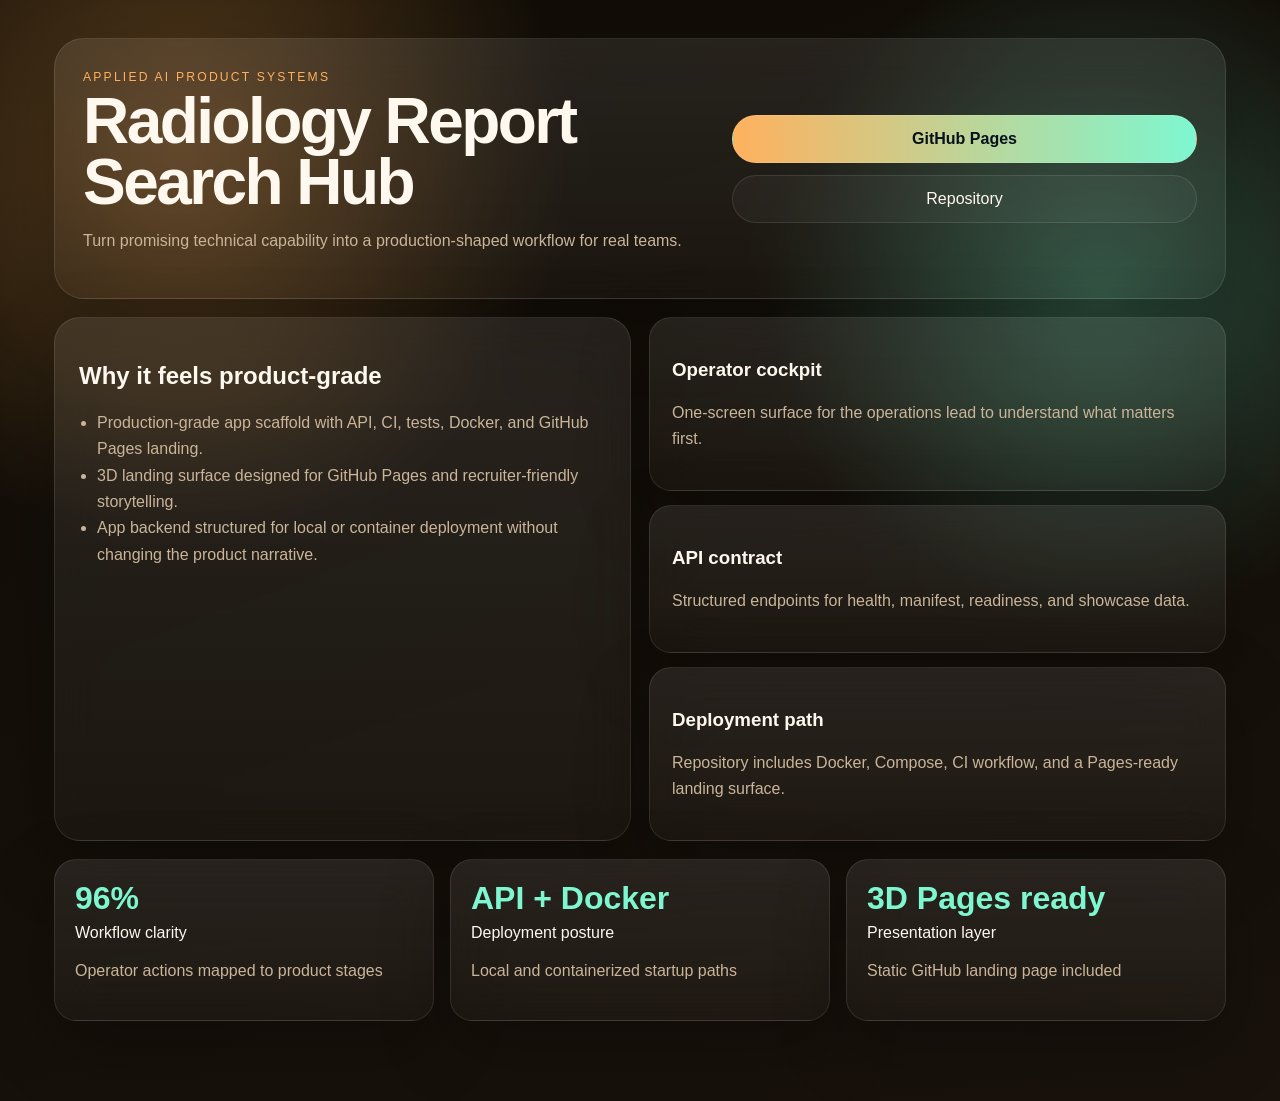
<file: docs/index.html>
<!DOCTYPE html>
<html lang="en">
<head>
  <meta charset="UTF-8" />
  <meta name="viewport" content="width=device-width, initial-scale=1.0" />
  <title>Radiology Report Search Hub Landing</title>
  <link rel="stylesheet" href="landing.css" />
</head>
<body>
  <div class="scene" id="scene">
    <div class="backdrop"></div>
    <main class="deck">
      <section class="hero-card glass">
        <div>
          <span class="eyebrow">Applied AI product systems</span>
          <h1>Radiology Report Search Hub</h1>
          <p>Turn promising technical capability into a production-shaped workflow for real teams.</p>
        </div>
        <nav class="cta-stack">
          <a class="cta primary" href="https://r-behera.github.io/milvus-vector-search-operations/">GitHub Pages</a>
          <a class="cta" href="https://github.com/R-behera/milvus-vector-search-operations">Repository</a>
        </nav>
      </section>
      <section class="orbit-grid">
        <div class="glass panel large">
          <h2>Why it feels product-grade</h2>
          <ul><li>Production-grade app scaffold with API, CI, tests, Docker, and GitHub Pages landing.</li><li>3D landing surface designed for GitHub Pages and recruiter-friendly storytelling.</li><li>App backend structured for local or container deployment without changing the product narrative.</li></ul>
        </div>
        <div id="cards" class="card-stack"></div>
      </section>
      <section class="metrics-row" id="metrics"></section>
    </main>
  </div>
  <script>window.PROJECT_MANIFEST = {"slug": "milvus-vector-search-operations", "title": "Radiology Report Search Hub", "summary": "![Demo Screenshot](demo/screenshot.png)", "domain": "Applied AI product systems", "audience": "operations lead", "promise": "Turn promising technical capability into a production-shaped workflow for real teams.", "hero": ["Production-grade app scaffold with API, CI, tests, Docker, and GitHub Pages landing.", "3D landing surface designed for GitHub Pages and recruiter-friendly storytelling.", "App backend structured for local or container deployment without changing the product narrative."], "kpis": [{"label": "Workflow clarity", "value": "96%", "note": "Operator actions mapped to product stages"}, {"label": "Deployment posture", "value": "API + Docker", "note": "Local and containerized startup paths"}, {"label": "Presentation layer", "value": "3D Pages ready", "note": "Static GitHub landing page included"}], "stages": ["ingest", "validate", "analyze", "decide", "monitor"], "cards": [{"title": "Operator cockpit", "body": "One-screen surface for the operations lead to understand what matters first."}, {"title": "API contract", "body": "Structured endpoints for health, manifest, readiness, and showcase data."}, {"title": "Deployment path", "body": "Repository includes Docker, Compose, CI workflow, and a Pages-ready landing surface."}], "scene": "neural-ribbon", "theme": {"bg": "#0f0c07", "surface": "#1f1811", "ink": "#fff8ef", "muted": "#cab59a", "accent": "#ffb15e", "accent2": "#7ef7d0"}, "pages_url": "https://r-behera.github.io/milvus-vector-search-operations/", "api_examples": {"health": {"status": "ok", "project": "milvus-vector-search-operations"}, "readiness": {"api": "ready", "landing_page": "docs/index.html", "container": "Dockerfile present"}, "signals": [{"name": "Decision coverage", "status": "strong", "detail": "App and landing narrative aligned"}, {"name": "Operator context", "status": "strong", "detail": "Primary user anchored as operations lead"}, {"name": "Delivery path", "status": "ready", "detail": "Pages + containerized app scaffold generated"}]}};</script>
  <script src="landing.js"></script>
</body>
</html>
</file>
<file: docs/landing.css>
:root{--bg:#0f0c07;--surface:#1f1811;--ink:#fff8ef;--muted:#cab59a;--accent:#ffb15e;--accent2:#7ef7d0;--rx:0deg;--ry:0deg;}*{box-sizing:border-box}html,body{margin:0;min-height:100%;font-family:Inter,Segoe UI,sans-serif;background:var(--bg);color:var(--ink)}.scene{min-height:100vh;overflow:hidden;position:relative;transform-style:preserve-3d;perspective:1600px}.backdrop{position:absolute;inset:-10%;background:radial-gradient(circle at 20% 20%,color-mix(in srgb,var(--accent) 30%, transparent),transparent 24%),radial-gradient(circle at 80% 30%,color-mix(in srgb,var(--accent2) 28%, transparent),transparent 22%),linear-gradient(160deg,var(--bg),color-mix(in srgb,var(--surface) 78%, black));filter:saturate(1.15)}.deck{position:relative;z-index:2;max-width:1220px;margin:0 auto;padding:38px 24px 80px;transform:rotateX(var(--rx)) rotateY(var(--ry));transition:transform .12s ease-out}.glass{background:linear-gradient(180deg,rgba(255,255,255,.09),rgba(255,255,255,.03));border:1px solid rgba(255,255,255,.1);backdrop-filter:blur(22px);box-shadow:0 24px 70px rgba(0,0,0,.28)}.hero-card{display:grid;grid-template-columns:1.15fr .85fr;gap:20px;padding:28px;border-radius:30px;margin-bottom:18px}.eyebrow{letter-spacing:.18em;text-transform:uppercase;font-size:.76rem;color:var(--accent)}h1{font-size:clamp(2.4rem,5vw,4.8rem);line-height:.94;margin:.4rem 0 1rem;letter-spacing:-.04em}p,li{color:var(--muted);line-height:1.65}.cta-stack{display:flex;flex-direction:column;justify-content:center;gap:12px}.cta{display:inline-flex;justify-content:center;padding:14px 18px;border-radius:999px;text-decoration:none;color:var(--ink);border:1px solid rgba(255,255,255,.1);background:rgba(255,255,255,.04)}.primary{background:linear-gradient(90deg,var(--accent),var(--accent2));color:#07111b;font-weight:700}.orbit-grid{display:grid;grid-template-columns:1fr 1fr;gap:18px;margin-bottom:18px}.panel.large{padding:24px;border-radius:26px}.card-stack{display:grid;gap:14px}.flip{padding:22px;border-radius:22px;transform:translateZ(var(--z))}.metrics-row{display:grid;grid-template-columns:repeat(3,minmax(0,1fr));gap:16px}.metric{padding:20px;border-radius:22px}.metric strong{display:block;font-size:2rem;color:var(--accent2);margin-bottom:.4rem}ul{padding-left:18px;margin:14px 0 0}@media(max-width:980px){.hero-card,.orbit-grid,.metrics-row{grid-template-columns:1fr}.deck{padding:22px 16px 60px}}
</file>
